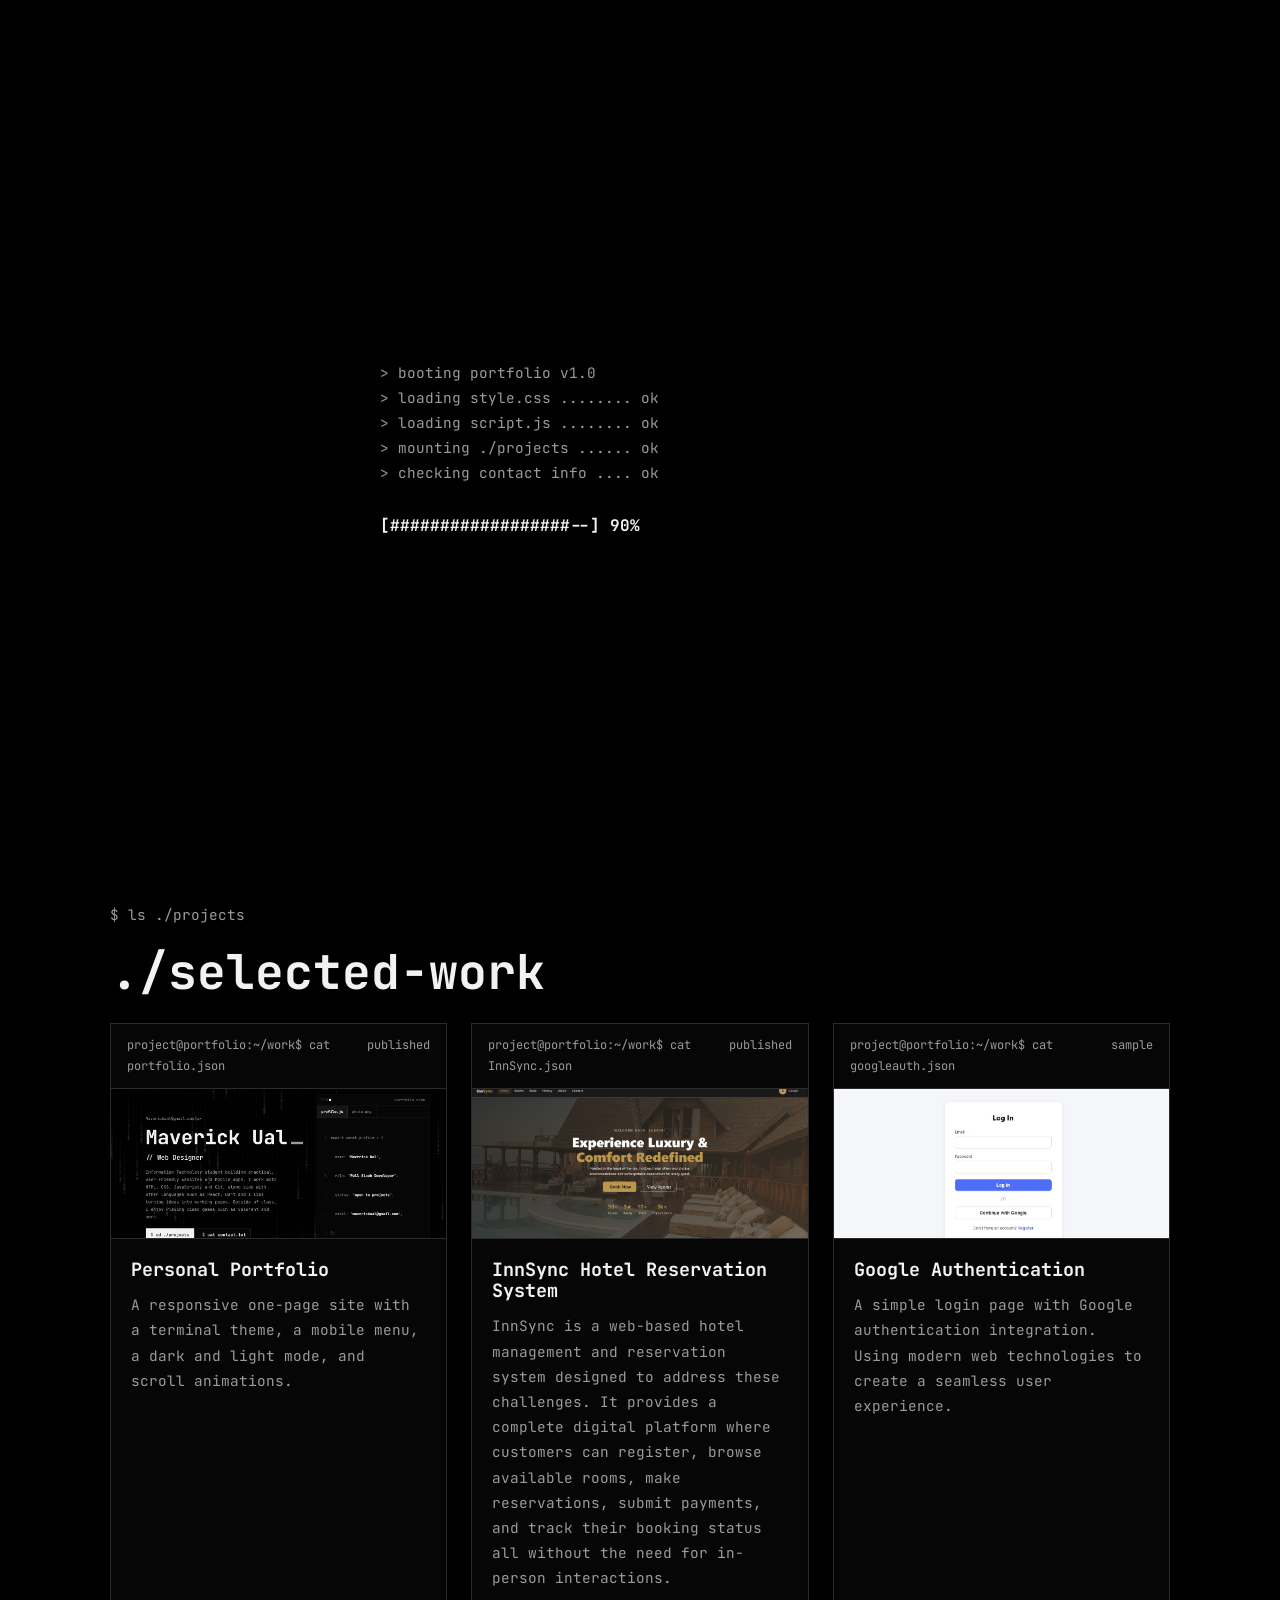
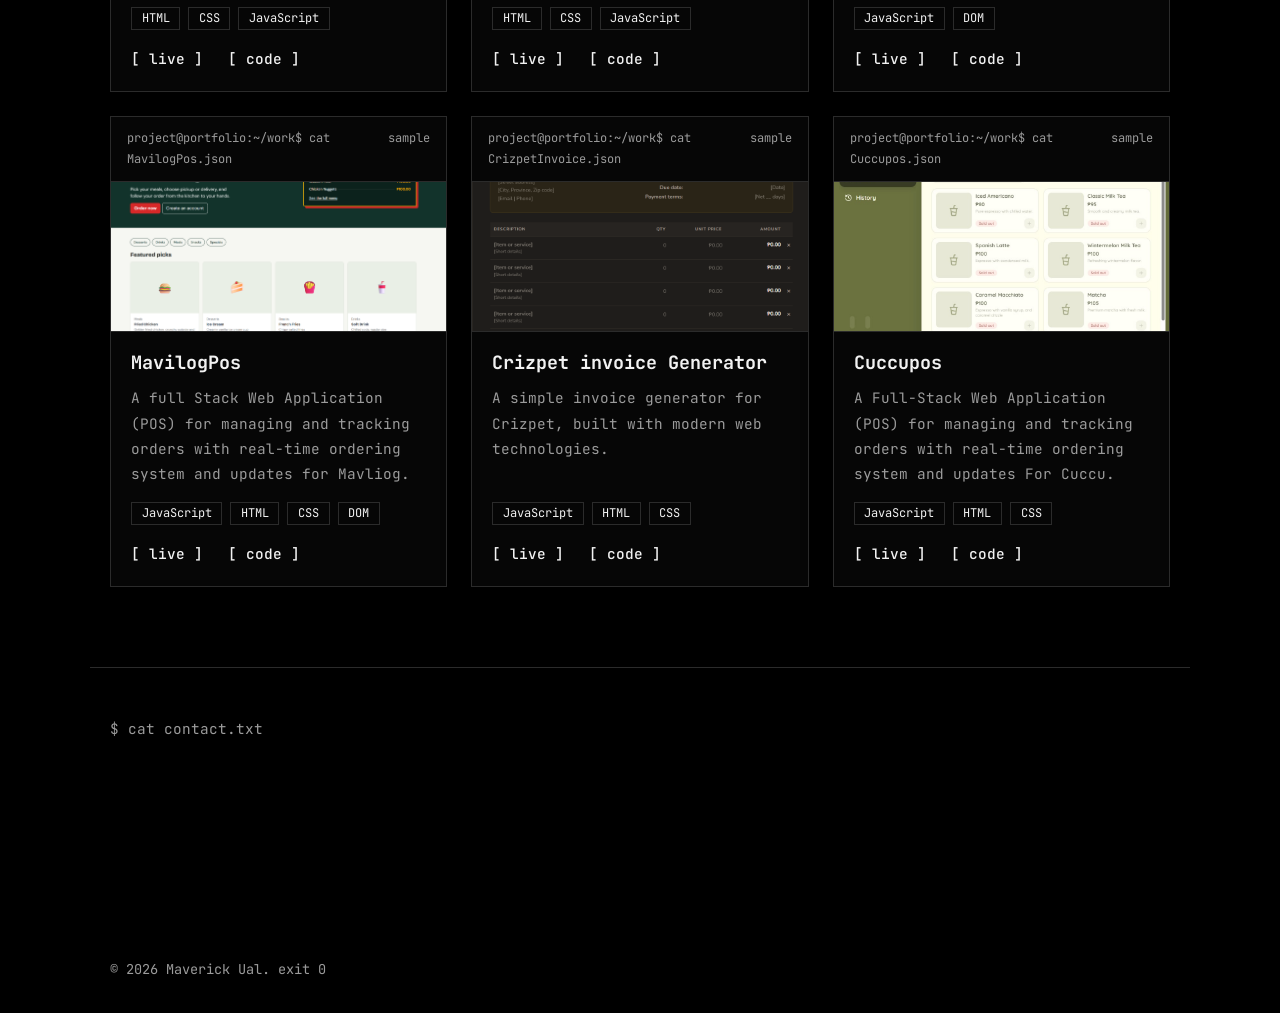
<file: index.html>
<!DOCTYPE html>
<html lang="en" data-theme="dark">
<head>
  <meta charset="UTF-8">
  
  <meta name="viewport" content="width=device-width, initial-scale=1">
  <meta name="description" content="Terminal-style personal portfolio of Maverick Ual, a student developer.">
  <title>Maverick Ual | Portfolio</title>
  
  <link rel="preconnect" href="https://fonts.googleapis.com">
  <link rel="preconnect" href="https://fonts.gstatic.com" crossorigin>
  <link href="https://fonts.googleapis.com/css2?family=JetBrains+Mono:wght@400;500;700&display=swap" rel="stylesheet">
  <link rel="stylesheet" href="style.css">
</head>
<body class="loading">


  <div id="loader" class="loader" role="status" aria-live="polite">
    <div class="boot">
      <pre id="boot-log" class="boot-log"></pre>
      <p id="boot-bar" class="boot-bar">[--------------------] 0%</p>
    </div>
  </div>

  
  <canvas id="rain" class="rain" aria-hidden="true"></canvas>

  <header class="site-header">
    <nav class="nav" aria-label="Main navigation">
      <a href="#home" class="brand">Maverick Ual<span class="cursor" aria-hidden="true"></span></a>

      
      <button id="menu-toggle" class="menu-toggle" aria-label="Toggle navigation menu" aria-expanded="false" aria-controls="nav-links">
        <span></span><span></span><span></span>
      </button>

      <ul id="nav-links" class="nav-links">
        <li><a href="#home">./home</a></li>
        <li><a href="#projects">./projects</a></li>
        <li><a href="#contact">./contact</a></li>
        <li><button id="theme-toggle" class="theme-toggle" type="button">theme: dark</button></li>
      </ul>
    </nav>
  </header>

  <main>
   
    <section id="home" class="hero">
      <div class="hero-text">
        <p class="prompt">Maverickual@gmail.com</p>
        <h1>Maverick Ual<span class="cursor cursor-big" aria-hidden="true"></span></h1>
    
        <p class="role">// <span id="typed">Full Stack Developer</span></p>
        <p class="bio">Information Technology student building practical, user-friendly websites and Mobile apps. I work with HTML, CSS, JavaScript, and Git, along side with other languages such as React, Dart and I like turning ideas into working pages. Outside of class, I enjoy Playing video games Such as Valorant and more.</p>
        <div class="actions">
          <a href="#projects" class="btn btn-solid"><span class="dim">$</span> cd ./projects</a>
          <a href="#contact" class="btn"><span class="dim">$</span> cat contact.txt</a>
        </div>
      </div>


      
      <aside class="editor" aria-label="Profile panel">
        <div class="editor-top">
          <span class="dots" aria-hidden="true"><i></i><i></i><i></i></span>
          <span class="editor-title">portfolio-code</span>
        </div>
        <div class="tabs" role="tablist">
          <button class="tab active" role="tab" id="tab-code" aria-selected="true" aria-controls="pane-code" type="button">profile.js</button>
          <button class="tab" role="tab" id="tab-photo" aria-selected="false" aria-controls="pane-photo" type="button">photo.png</button>
        </div>

        <div id="pane-code" class="pane" role="tabpanel" aria-labelledby="tab-code">
          <ol class="code">
            <li>export const profile = {</li>
            <li>&nbsp;&nbsp;name: "<b>Maverick Ual</b>",</li>
            <li>&nbsp;&nbsp;role: "<b>Full Stack Developer</b>",</li>
            <li>&nbsp;&nbsp;status: "<b>open to projects</b>",</li>
            <li>&nbsp;&nbsp;email: "<b>maverickual@gmail.com</b>",</li>
            <li>};</li>
          </ol>
        </div>

        <div id="pane-photo" class="pane" role="tabpanel" aria-labelledby="tab-photo" hidden>
          <img src="images/profile.jpg" alt="Portrait placeholder of Your Name" class="photo" width="320" height="320">
        </div>

        <div class="editor-status"><span>main</span><span>UTF-8 · JAVASCRIPT</span></div>
      </aside>
    </section>

   
    <section id="projects" class="projects">
      <p class="prompt reveal">$ ls ./projects</p>
      <h2 class="reveal">./selected-work</h2>
      <div class="card-grid">

        <article class="card reveal">
          <div class="card-bar"><span>project@portfolio:~/work$ cat portfolio.json</span><span>published</span></div>
          <div class="card-shot" aria-hidden="true"> <img src="images/Pesonal Porfolio.png" alt="Portrait placeholder of Personal portfolio" class="photo" width="320" height="320"></div>
          <div class="card-body">
            <h3>Personal Portfolio</h3>
            <p>A responsive one-page site with a terminal theme, a mobile menu, a dark and light mode, and scroll animations.</p>
            <ul class="tags"><li>HTML</li><li>CSS</li><li>JavaScript</li></ul>
            <p class="links"><a href="#home">[ live ]</a> <a href="https://github.com/MaverickUal" target="_blank" rel="noopener">[ code ]</a></p>
          </div>
        </article>

        <article class="card reveal">
          <div class="card-bar"><span>project@portfolio:~/work$ cat InnSync.json</span><span>published</span></div>
          <div class="card-shot" aria-hidden="true"><img src="images/innsynclanding.png" alt="Portrait placeholder of InnSync Hotel Reservation System" class="photo" width="320" height="320"></div>
          <div class="card-body">
            <h3>InnSync Hotel Reservation System</h3>
            <p>InnSync is a web-based hotel management and reservation system designed to address these challenges. It
provides a complete digital platform where customers can register, browse available rooms, make
reservations, submit payments, and track their booking status all without the need for in-person interactions.
</p>
            <ul class="tags"><li>HTML</li><li>CSS</li><li>JavaScript</li></ul>
            <p class="links"><a href="#projects">[ live ]</a> <a href="https://github.com/MaverickUal" target="_blank" rel="noopener">[ code ]</a></p>
          </div>
        </article>

        <article class="card reveal">
          <div class="card-bar"><span>project@portfolio:~/work$ cat googleauth.json</span><span>sample</span></div>
          <div class="card-shot" aria-hidden="true"><img src="images/googleauth.jpg" alt="Portrait placeholder of Google Authentication" class="photo" width="320" height="320"></div>
          <div class="card-body">
            <h3>Google Authentication</h3>
            <p>A simple login page with Google authentication integration. Using modern web technologies to create a seamless user experience.</p>
            <ul class="tags"><li>JavaScript</li><li>DOM</li></ul>
            <p class="links"><a href="#projects">[ live ]</a> <a href="https://github.com/MaverickUal" target="_blank" rel="noopener">[ code ]</a></p>
          </div>
        </article>


 <article class="card reveal">
          <div class="card-bar"><span>project@portfolio:~/work$ cat MavilogPos.json</span><span>sample</span></div>
          <div class="card-shot" aria-hidden="true"><img src="images/mavilogpos.png" alt="Portrait placeholder of MavilogPos" class="photo" width="320" height="320"></div>
          <div class="card-body">
            <h3>MavilogPos</h3>
            <p>A full Stack Web Application (POS) for managing and tracking orders with real-time ordering system and updates for Mavliog.</p>
            <ul class="tags"><li>JavaScript</li><li>HTML</li><li>CSS</li><li>DOM</li></ul>
            <p class="links"><a href="#projects">[ live ]</a> <a href="https://github.com/MaverickUal" target="_blank" rel="noopener">[ code ]</a></p>
          </div>
        </article>



         <article class="card reveal">
          <div class="card-bar"><span>project@portfolio:~/work$ cat CrizpetInvoice.json</span><span>sample</span></div>
          <div class="card-shot" aria-hidden="true"><img src="images/crizpets.png" alt="Portrait placeholder of Crizpet Invoice Generator" class="photo" width="320" height="320"></div>
          <div class="card-body">
            <h3>Crizpet invoice Generator</h3>
            <p>A simple invoice generator for Crizpet, built with modern web technologies.</p>
            <ul class="tags"><li>JavaScript</li><li>HTML</li><li>CSS</li></ul>
            <p class="links"><a href="#projects">[ live ]</a> <a href="https://github.com/MaverickUal" target="_blank" rel="noopener">[ code ]</a></p>
          </div>
        </article>


        
         <article class="card reveal">
          <div class="card-bar"><span>project@portfolio:~/work$ cat Cuccupos.json</span><span>sample</span></div>
          <div class="card-shot" aria-hidden="true"><img src="images/cuccpos.jpg" alt="Portrait placeholder of Cuccupos" class="photo" width="320" height="320"></div>
          <div class="card-body">
            <h3>Cuccupos</h3>
            <p>A Full-Stack Web Application (POS) for managing and tracking orders with real-time ordering system and updates For Cuccu.</p>
            <ul class="tags"><li>JavaScript</li><li>HTML</li><li>CSS</li></ul>
            <p class="links"><a href="#projects">[ live ]</a> <a href="https://github.com/MaverickUal" target="_blank" rel="noopener">[ code ]</a></p>
          </div>
        </article>

      </div>
    </section>
  </main>
      </div>
    </section>
  </main>


      </div>
    </section>
  </main>

         

 
  <footer id="contact" class="site-footer">
    <p class="prompt reveal">$ cat contact.txt</p>
    <h2 class="reveal">./contact</h2>
    <ul class="contact-list reveal">
      <li><span class="dim">email:</span> <a href="mailto:MaverickUal@gmail.com">MaverickUal@gmail.com</a></li>
      <li><span class="dim">github:</span> <a href="https://github.com/MaverickUal" target="_blank" rel="noopener">https://github.com/MaverickUal</a></li>
      <li><span class="dim">facebook:</span> <a href="https://www.facebook.com/mav.ual.2024" target="_blank" rel="noopener">https://www.facebook.com/mav.ual.2024</a></li>
    </ul>
    <p class="copyright">&copy; 2026 Maverick Ual. exit 0</p>
  </footer>

  <script src="script.js"></script>
</body>
</html>
</file>
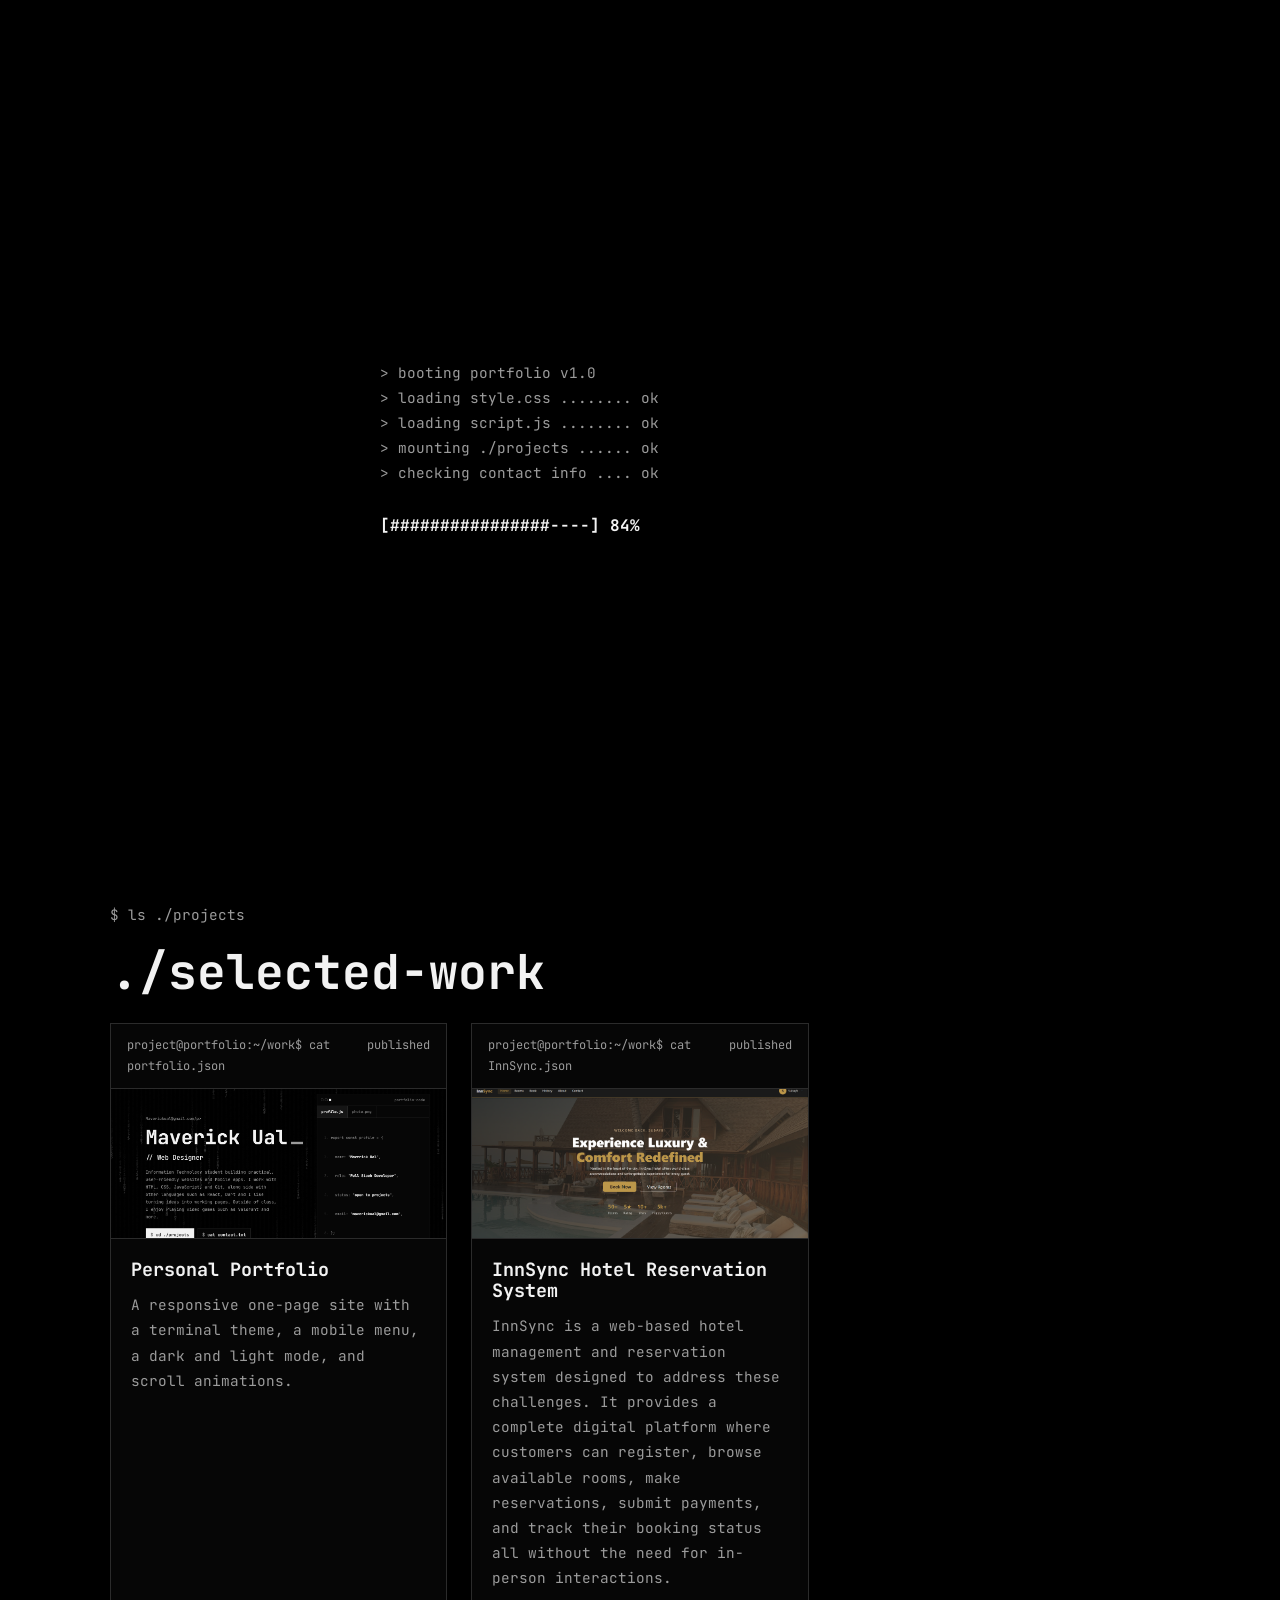
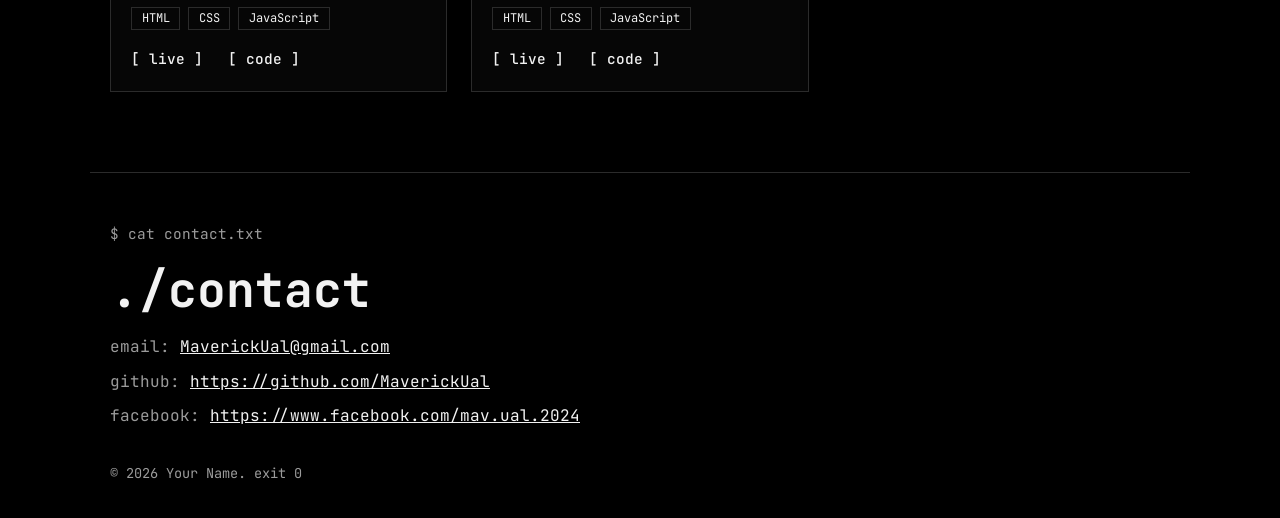
<file: portfolio/index.html>
<!DOCTYPE html>
<html lang="en" data-theme="dark">
<head>
  <meta charset="UTF-8">
  <!-- Viewport tag makes the page scale correctly on phones -->
  <meta name="viewport" content="width=device-width, initial-scale=1">
  <meta name="description" content="Terminal-style personal portfolio of Your Name, a student developer.">
  <title>Your Name | Portfolio</title>
  <!-- Monospace font (fallbacks are set in style.css) -->
  <link rel="preconnect" href="https://fonts.googleapis.com">
  <link rel="preconnect" href="https://fonts.gstatic.com" crossorigin>
  <link href="https://fonts.googleapis.com/css2?family=JetBrains+Mono:wght@400;500;700&display=swap" rel="stylesheet">
  <link rel="stylesheet" href="style.css">
</head>
<body class="loading">

  <!-- Loading screen: terminal boot sequence (see script.js) -->
  <div id="loader" class="loader" role="status" aria-live="polite">
    <div class="boot">
      <pre id="boot-log" class="boot-log"></pre>
      <p id="boot-bar" class="boot-bar">[--------------------] 0%</p>
    </div>
  </div>

  <!-- Animated purple lines background (decorative) -->
  <canvas id="rain" class="rain" aria-hidden="true"></canvas>

  <!-- 1. Header / Navigation -->
  <header class="site-header">
    <nav class="nav" aria-label="Main navigation">
      <a href="#home" class="brand">Maverick Ual<span class="cursor" aria-hidden="true"></span></a>

      <!-- Hamburger button: visible on mobile only -->
      <button id="menu-toggle" class="menu-toggle" aria-label="Toggle navigation menu" aria-expanded="false" aria-controls="nav-links">
        <span></span><span></span><span></span>
      </button>

      <ul id="nav-links" class="nav-links">
        <li><a href="#home">./home</a></li>
        <li><a href="#projects">./projects</a></li>
        <li><a href="#contact">./contact</a></li>
        <li><button id="theme-toggle" class="theme-toggle" type="button">theme: dark</button></li>
      </ul>
    </nav>
  </header>

  <main>
   
    <section id="home" class="hero">
      <div class="hero-text">
        <p class="prompt">Maverickual@gmail.com</p>
        <h1>Maverick Ual<span class="cursor cursor-big" aria-hidden="true"></span></h1>
    
        <p class="role">// <span id="typed">Full Stack Developer</span></p>
        <p class="bio">Information Technology student building practical, user-friendly websites and Mobile apps. I work with HTML, CSS, JavaScript, and Git, along side with other languages such as React, Dart and I like turning ideas into working pages. Outside of class, I enjoy Playing video games Such as Valorant and more.</p>
        <div class="actions">
          <a href="#projects" class="btn btn-solid"><span class="dim">$</span> cd ./projects</a>
          <a href="#contact" class="btn"><span class="dim">$</span> cat contact.txt</a>
        </div>
      </div>


      <!-- Code-editor panel with tabs: profile code and photo -->
      <aside class="editor" aria-label="Profile panel">
        <div class="editor-top">
          <span class="dots" aria-hidden="true"><i></i><i></i><i></i></span>
          <span class="editor-title">portfolio-code</span>
        </div>
        <div class="tabs" role="tablist">
          <button class="tab active" role="tab" id="tab-code" aria-selected="true" aria-controls="pane-code" type="button">profile.js</button>
          <button class="tab" role="tab" id="tab-photo" aria-selected="false" aria-controls="pane-photo" type="button">photo.png</button>
        </div>

        <div id="pane-code" class="pane" role="tabpanel" aria-labelledby="tab-code">
          <ol class="code">
            <li>export const profile = {</li>
            <li>&nbsp;&nbsp;name: "<b>Maverick Ual</b>",</li>
            <li>&nbsp;&nbsp;role: "<b>Full Stack Developer</b>",</li>
            <li>&nbsp;&nbsp;status: "<b>open to projects</b>",</li>
            <li>&nbsp;&nbsp;email: "<b>maverickual@gmail.com</b>",</li>
            <li>};</li>
          </ol>
        </div>

        <div id="pane-photo" class="pane" role="tabpanel" aria-labelledby="tab-photo" hidden>
          <img src="images/profile.jpg" alt="Portrait placeholder of Your Name" class="photo" width="320" height="320">
        </div>

        <div class="editor-status"><span>main</span><span>UTF-8 · JAVASCRIPT</span></div>
      </aside>
    </section>

    <!-- 3. Projects -->
    <section id="projects" class="projects">
      <p class="prompt reveal">$ ls ./projects</p>
      <h2 class="reveal">./selected-work</h2>
      <div class="card-grid">

        <article class="card reveal">
          <div class="card-bar"><span>project@portfolio:~/work$ cat portfolio.json</span><span>published</span></div>
          <div class="card-shot" aria-hidden="true"> <img src="images/Pesonal Porfolio.png" alt="Portrait placeholder of Your Name" class="photo" width="320" height="320"></div>
          <div class="card-body">
            <h3>Personal Portfolio</h3>
            <p>A responsive one-page site with a terminal theme, a mobile menu, a dark and light mode, and scroll animations.</p>
            <ul class="tags"><li>HTML</li><li>CSS</li><li>JavaScript</li></ul>
            <p class="links"><a href="#home">[ live ]</a> <a href="https://github.com/MaverickUal" target="_blank" rel="noopener">[ code ]</a></p>
          </div>
        </article>

        <article class="card reveal">
          <div class="card-bar"><span>project@portfolio:~/work$ cat InnSync.json</span><span>published</span></div>
          <div class="card-shot" aria-hidden="true"><img src="images/innsynclanding.png" alt="Portrait placeholder of Your Name" class="photo" width="320" height="320"></div>
          <div class="card-body">
            <h3>InnSync Hotel Reservation System</h3>
            <p>InnSync is a web-based hotel management and reservation system designed to address these challenges. It
provides a complete digital platform where customers can register, browse available rooms, make
reservations, submit payments, and track their booking status all without the need for in-person interactions.
</p>
            <ul class="tags"><li>HTML</li><li>CSS</li><li>JavaScript</li></ul>
            <p class="links"><a href="#projects">[ live ]</a> <a href="https://github.com/MaverickUal" target="_blank" rel="noopener">[ code ]</a></p>
          </div>
        </article>

        <article class="card reveal">
          <div class="card-bar"><span>project@portfolio:~/work$ cat task-tracker.json</span><span>sample</span></div>
          <div class="card-shot" aria-hidden="true"><img src="images/googleauth.jpg" alt="Portrait placeholder of Your Name" class="photo" width="320" height="320"></div>
          <div class="card-body">
            <h3>Task Tracker</h3>
            <p>A simple login page with Google authentication integration. Using modern web technologies to create a seamless user experience.</p>
            <ul class="tags"><li>JavaScript</li><li>DOM</li></ul>
            <p class="links"><a href="#projects">[ live ]</a> <a href="https://github.com/MaverickUal" target="_blank" rel="noopener">[ code ]</a></p>
          </div>
        </article>

      </div>
    </section>
  </main>

  <!-- 4. Footer / Contact -->
  <footer id="contact" class="site-footer">
    <p class="prompt reveal">$ cat contact.txt</p>
    <h2 class="reveal">./contact</h2>
    <ul class="contact-list reveal">
      <li><span class="dim">email:</span> <a href="mailto:MaverickUal@gmail.com">MaverickUal@gmail.com</a></li>
      <li><span class="dim">github:</span> <a href="https://github.com/MaverickUal" target="_blank" rel="noopener">https://github.com/MaverickUal</a></li>
      <li><span class="dim">facebook:</span> <a href="https://www.facebook.com/mav.ual.2024" target="_blank" rel="noopener">https://www.facebook.com/mav.ual.2024</a></li>
    </ul>
    <p class="copyright">&copy; 2026 Your Name. exit 0</p>
  </footer>

  <script src="script.js"></script>
</body>
</html>
</file>
<file: style.css>
:root {
  --bg: #000000;
  --bg-rgb: 0, 0, 0;
  --panel: #060606;
  --text: #f2f2f2;
  --muted: #9b9b9b;
  --border: #2b2b2b;
  --solid-bg: #f2f2f2;       
  --solid-text: #000000;
  --rain-rgb: 168, 85, 247;  
}


:root[data-theme="light"] {
  --bg: #f6f6f3;
  --bg-rgb: 246, 246, 243;
  --panel: #ffffff;
  --text: #0a0a0a;
  --muted: #555555;
  --border: #cfcfc8;
  --solid-bg: #0a0a0a;
  --solid-text: #f6f6f3;
  --rain-rgb: 124, 58, 237;
}


* { box-sizing: border-box; }
html { scroll-padding-top: 4.5rem; }

body {
  margin: 0;
  background: var(--bg);
  color: var(--text);
  font-family: "JetBrains Mono", Consolas, "Courier New", monospace;
  line-height: 1.75;
  overflow-x: hidden;
  transition: background 0.3s, color 0.3s;
}
body.loading { overflow: hidden; } 

h1, h2, h3 { margin: 0 0 0.75rem; line-height: 1.15; }
a { color: var(--text); }
a:focus-visible, button:focus-visible { outline: 2px solid var(--text); outline-offset: 3px; }
.dim { color: var(--muted); }


.rain {
  position: fixed;
  inset: 0;
  width: 100%;
  height: 100%;
  z-index: -1;
  opacity: 0.8;
}


.cursor {
  display: inline-block;
  width: 0.55em;
  height: 1em;
  margin-left: 0.2em;
  vertical-align: text-bottom;
  background: var(--muted);
  animation: blink 1s steps(1) infinite;
}
.cursor-big { width: 0.6em; height: 0.12em; vertical-align: baseline; }

.prompt { color: var(--muted); font-size: 0.9rem; margin: 0 0 1rem; }


.site-header {
  position: sticky;
  top: 0;
  z-index: 10;
  background: rgba(var(--bg-rgb), 0.82);
  backdrop-filter: blur(8px);
  -webkit-backdrop-filter: blur(8px);
  border-bottom: 1px solid var(--border);
}
.nav {
  max-width: 1100px;
  margin: 0 auto;
  padding: 0.8rem 1.25rem;
  display: flex;
  align-items: center;
  justify-content: space-between;
}
.brand { font-weight: 700; text-decoration: none; }
.nav-links { list-style: none; margin: 0; padding: 0; display: flex; align-items: center; gap: 1.75rem; }
.nav-links a { color: var(--muted); text-decoration: none; transition: color 0.2s; }
.nav-links a:hover { color: var(--text); }

.nav-links a::before { content: "> "; opacity: 0; transition: opacity 0.2s; }
.nav-links a:hover::before { opacity: 1; }

.theme-toggle {
  background: transparent;
  color: var(--text);
  border: 1px solid var(--border);
  padding: 0.3rem 0.8rem;
  font: inherit;
  font-size: 0.85rem;
  cursor: pointer;
  transition: background 0.2s, color 0.2s;
}
.theme-toggle:hover { background: var(--solid-bg); color: var(--solid-text); }


.menu-toggle { display: none; background: none; border: none; padding: 0.4rem; cursor: pointer; }
.menu-toggle span { display: block; width: 24px; height: 2px; margin: 6px 0; background: var(--text); transition: transform 0.3s, opacity 0.3s; }
.menu-toggle[aria-expanded="true"] span:nth-child(1) { transform: translateY(8px) rotate(45deg); }
.menu-toggle[aria-expanded="true"] span:nth-child(2) { opacity: 0; }
.menu-toggle[aria-expanded="true"] span:nth-child(3) { transform: translateY(-8px) rotate(-45deg); }


.hero {
  max-width: 1100px;
  margin: 0 auto;
  padding: 5rem 1.25rem;
  display: flex;
  align-items: center;
  gap: 3rem;
}
.hero-text { flex: 1 1 0; min-width: 0; }
.hero h1 { font-size: clamp(2.4rem, 7vw, 4.6rem); overflow-wrap: anywhere; }
.role { font-size: clamp(1.1rem, 2.4vw, 1.5rem); margin: 0 0 1.25rem; }
#typed { border-right: 0; }
.bio { color: var(--muted); max-width: 52ch; margin: 0 0 1.75rem; }

.actions { display: flex; flex-wrap: wrap; gap: 0.75rem; }
.btn {
  display: inline-block;
  padding: 0.65rem 1.1rem;
  border: 1px solid var(--border);
  background: var(--panel);
  text-decoration: none;
  font-weight: 500;
  transition: transform 0.2s, background 0.2s, color 0.2s, border-color 0.2s;
}
.btn:hover { transform: translateY(-3px); border-color: var(--text); }
.btn-solid { background: var(--solid-bg); color: var(--solid-text); border-color: var(--solid-bg); }
.btn-solid .dim { color: inherit; opacity: 0.6; }


.editor {
  flex: 0 1 420px;
  min-width: 0;
  background: var(--panel);
  border: 1px solid var(--border);
  font-size: 0.85rem;
}
.editor-top { display: flex; justify-content: space-between; align-items: center; padding: 0.6rem 0.9rem; border-bottom: 1px solid var(--border); color: var(--muted); }
.dots { display: flex; gap: 6px; }
.dots i { width: 9px; height: 9px; border: 1px solid var(--muted); }
.dots i:last-child { background: var(--text); }
.tabs { display: flex; border-bottom: 1px solid var(--border); }
.tab {
  background: none;
  color: var(--muted);
  border: none;
  border-right: 1px solid var(--border);
  padding: 0.6rem 1rem;
  font: inherit;
  cursor: pointer;
  transition: color 0.2s, background 0.2s;
}
.tab:hover { color: var(--text); }
.tab.active { color: var(--text); background: rgba(var(--rain-rgb), 0.06); font-weight: 700; }
.pane { padding: 1rem; min-height: 230px; animation: fade 0.35s ease; }
.pane[hidden] { display: none; }
.code { margin: 0; padding: 0 0 0 2.2rem; overflow-x: auto; white-space: pre; color: var(--muted); }
.code li::marker { color: var(--border); }
.code b { color: var(--text); }

.photo { display: block; width: 100%; max-width: 230px; height: auto; margin: 0 auto; border: 1px solid var(--border); }
.editor-status { display: flex; justify-content: space-between; padding: 0.4rem 0.9rem; border-top: 1px solid var(--border); color: var(--muted); font-size: 0.75rem; }


.projects { max-width: 1100px; margin: 0 auto; padding: 3rem 1.25rem 5rem; }
.projects h2, .site-footer h2 { font-size: clamp(1.8rem, 5vw, 3rem); }

.card-grid { display: grid; grid-template-columns: repeat(auto-fit, minmax(280px, 1fr)); gap: 1.5rem; margin-top: 1.5rem; }
.card {
  background: var(--panel);
  border: 1px solid var(--border);
  display: flex;
  flex-direction: column;
}
.card-bar { display: flex; justify-content: space-between; gap: 1rem; padding: 0.7rem 1rem; border-bottom: 1px solid var(--border); font-size: 0.75rem; color: var(--muted); }
.card-shot {
  display: flex;
  align-items: center;
  justify-content: center;
  height: 150px;
  color: var(--muted);
  font-size: 0.85rem;
  border-bottom: 1px solid var(--border);
  background-image: linear-gradient(var(--border) 1px, transparent 1px), linear-gradient(90deg, var(--border) 1px, transparent 1px);
  background-size: 24px 24px;
}

.card-shot { overflow: hidden; }
.card-shot .photo { width: 100%; height: 100%; max-width: none; margin: 0; border: 0; object-fit: cover; }
.card-body { padding: 1.25rem; flex: 1; display: flex; flex-direction: column; }
.card h3 { font-size: 1.15rem; }
.card-body p { color: var(--muted); margin: 0 0 1rem; font-size: 0.9rem; }

.tags { list-style: none; margin: auto 0 1rem; padding: 0; display: flex; flex-wrap: wrap; gap: 0.5rem; }
.tags li { border: 1px solid var(--border); padding: 0 0.6rem; font-size: 0.75rem; transition: background 0.2s, color 0.2s; }
.card:hover .tags li { border-color: var(--muted); }
.card .links { margin: 0; }
.links a { text-decoration: none; margin-right: 1rem; font-weight: 500; }
.links a:hover { text-decoration: underline; }


.card { transition: transform 0.25s, border-color 0.25s, opacity 0.7s; }
.card:hover { transform: translateY(-6px); border-color: var(--text); }


.site-footer { max-width: 1100px; margin: 0 auto; padding: 3rem 1.25rem 2rem; border-top: 1px solid var(--border); }
.contact-list { list-style: none; padding: 0; margin: 1rem 0 2rem; }
.contact-list li { margin-bottom: 0.4rem; overflow-wrap: anywhere; }
.copyright { color: var(--muted); font-size: 0.85rem; margin: 0; }


.reveal { opacity: 0; transform: translateY(24px); transition: opacity 0.7s ease, transform 0.7s ease, border-color 0.25s; }
.reveal.visible { opacity: 1; transform: none; }
.card.reveal.visible:hover { transform: translateY(-6px); }


.loader {
  position: fixed;
  inset: 0;
  z-index: 100;
  display: flex;
  align-items: center;
  justify-content: center;
  background: var(--bg);
  transition: opacity 0.6s ease, visibility 0.6s;
}
.loader.done { opacity: 0; visibility: hidden; } 
.boot { width: min(520px, 90vw); }
.boot-log { margin: 0 0 1rem; min-height: 9.5em; font: inherit; font-size: 0.9rem; color: var(--muted); white-space: pre-wrap; }
.boot-bar { margin: 0; font-weight: 700; }


@keyframes blink { 50% { opacity: 0; } }
@keyframes fade { from { opacity: 0; transform: translateY(6px); } to { opacity: 1; transform: none; } }


@media (max-width: 800px) {
  .menu-toggle { display: block; }

  
  .nav-links {
    display: none;
    position: absolute;
    top: 100%;
    left: 0;
    right: 0;
    flex-direction: column;
    align-items: flex-start;
    gap: 1rem;
    padding: 1.25rem;
    background: var(--bg);
    border-bottom: 1px solid var(--border);
  }
  .nav-links.open { display: flex; animation: fade 0.3s ease; }

  .hero { flex-direction: column; align-items: stretch; padding: 3rem 1.25rem; gap: 2.5rem; }
  .editor { flex: none; }
}


@media (prefers-reduced-motion: reduce) {
  *, *::before, *::after { animation: none !important; transition: none !important; }
  .reveal { opacity: 1; transform: none; }
}
</file>
<file: portfolio/style.css>
/* ---------- Color tokens: black terminal (dark) and paper terminal (light) ---------- */
:root {
  --bg: #000000;
  --bg-rgb: 0, 0, 0;
  --panel: #060606;
  --text: #f2f2f2;
  --muted: #9b9b9b;
  --border: #2b2b2b;
  --solid-bg: #f2f2f2;       /* filled button */
  --solid-text: #000000;
  --rain-rgb: 168, 85, 247;  /* animated background lines (purple) */
}

/* script.js switches data-theme on <html> */
:root[data-theme="light"] {
  --bg: #f6f6f3;
  --bg-rgb: 246, 246, 243;
  --panel: #ffffff;
  --text: #0a0a0a;
  --muted: #555555;
  --border: #cfcfc8;
  --solid-bg: #0a0a0a;
  --solid-text: #f6f6f3;
  --rain-rgb: 124, 58, 237;
}

/* ---------- Base ---------- */
* { box-sizing: border-box; }
html { scroll-padding-top: 4.5rem; }

body {
  margin: 0;
  background: var(--bg);
  color: var(--text);
  font-family: "JetBrains Mono", Consolas, "Courier New", monospace;
  line-height: 1.75;
  overflow-x: hidden;
  transition: background 0.3s, color 0.3s;
}
body.loading { overflow: hidden; } /* no scrolling during the boot screen */

h1, h2, h3 { margin: 0 0 0.75rem; line-height: 1.15; }
a { color: var(--text); }
a:focus-visible, button:focus-visible { outline: 2px solid var(--text); outline-offset: 3px; }
.dim { color: var(--muted); }

/* Animated purple lines canvas sits behind everything */
.rain {
  position: fixed;
  inset: 0;
  width: 100%;
  height: 100%;
  z-index: -1;
  opacity: 0.8;
}

/* Blinking block cursor */
.cursor {
  display: inline-block;
  width: 0.55em;
  height: 1em;
  margin-left: 0.2em;
  vertical-align: text-bottom;
  background: var(--muted);
  animation: blink 1s steps(1) infinite;
}
.cursor-big { width: 0.6em; height: 0.12em; vertical-align: baseline; }

.prompt { color: var(--muted); font-size: 0.9rem; margin: 0 0 1rem; }

/* ---------- Header / Navigation (Flexbox) ---------- */
.site-header {
  position: sticky;
  top: 0;
  z-index: 10;
  background: rgba(var(--bg-rgb), 0.82);
  backdrop-filter: blur(8px);
  -webkit-backdrop-filter: blur(8px);
  border-bottom: 1px solid var(--border);
}
.nav {
  max-width: 1100px;
  margin: 0 auto;
  padding: 0.8rem 1.25rem;
  display: flex;
  align-items: center;
  justify-content: space-between;
}
.brand { font-weight: 700; text-decoration: none; }
.nav-links { list-style: none; margin: 0; padding: 0; display: flex; align-items: center; gap: 1.75rem; }
.nav-links a { color: var(--muted); text-decoration: none; transition: color 0.2s; }
.nav-links a:hover { color: var(--text); }
/* "> " appears in front of a hovered link */
.nav-links a::before { content: "> "; opacity: 0; transition: opacity 0.2s; }
.nav-links a:hover::before { opacity: 1; }

.theme-toggle {
  background: transparent;
  color: var(--text);
  border: 1px solid var(--border);
  padding: 0.3rem 0.8rem;
  font: inherit;
  font-size: 0.85rem;
  cursor: pointer;
  transition: background 0.2s, color 0.2s;
}
.theme-toggle:hover { background: var(--solid-bg); color: var(--solid-text); }

/* Hamburger (mobile only) turns into an X when open */
.menu-toggle { display: none; background: none; border: none; padding: 0.4rem; cursor: pointer; }
.menu-toggle span { display: block; width: 24px; height: 2px; margin: 6px 0; background: var(--text); transition: transform 0.3s, opacity 0.3s; }
.menu-toggle[aria-expanded="true"] span:nth-child(1) { transform: translateY(8px) rotate(45deg); }
.menu-toggle[aria-expanded="true"] span:nth-child(2) { opacity: 0; }
.menu-toggle[aria-expanded="true"] span:nth-child(3) { transform: translateY(-8px) rotate(-45deg); }

/* ---------- Hero (Flexbox) ---------- */
.hero {
  max-width: 1100px;
  margin: 0 auto;
  padding: 5rem 1.25rem;
  display: flex;
  align-items: center;
  gap: 3rem;
}
.hero-text { flex: 1 1 0; min-width: 0; }
.hero h1 { font-size: clamp(2.4rem, 7vw, 4.6rem); overflow-wrap: anywhere; }
.role { font-size: clamp(1.1rem, 2.4vw, 1.5rem); margin: 0 0 1.25rem; }
#typed { border-right: 0; }
.bio { color: var(--muted); max-width: 52ch; margin: 0 0 1.75rem; }

.actions { display: flex; flex-wrap: wrap; gap: 0.75rem; }
.btn {
  display: inline-block;
  padding: 0.65rem 1.1rem;
  border: 1px solid var(--border);
  background: var(--panel);
  text-decoration: none;
  font-weight: 500;
  transition: transform 0.2s, background 0.2s, color 0.2s, border-color 0.2s;
}
.btn:hover { transform: translateY(-3px); border-color: var(--text); }
.btn-solid { background: var(--solid-bg); color: var(--solid-text); border-color: var(--solid-bg); }
.btn-solid .dim { color: inherit; opacity: 0.6; }

/* ---------- Code editor panel ---------- */
.editor {
  flex: 0 1 420px;
  min-width: 0;
  background: var(--panel);
  border: 1px solid var(--border);
  font-size: 0.85rem;
}
.editor-top { display: flex; justify-content: space-between; align-items: center; padding: 0.6rem 0.9rem; border-bottom: 1px solid var(--border); color: var(--muted); }
.dots { display: flex; gap: 6px; }
.dots i { width: 9px; height: 9px; border: 1px solid var(--muted); }
.dots i:last-child { background: var(--text); }
.tabs { display: flex; border-bottom: 1px solid var(--border); }
.tab {
  background: none;
  color: var(--muted);
  border: none;
  border-right: 1px solid var(--border);
  padding: 0.6rem 1rem;
  font: inherit;
  cursor: pointer;
  transition: color 0.2s, background 0.2s;
}
.tab:hover { color: var(--text); }
.tab.active { color: var(--text); background: rgba(var(--rain-rgb), 0.06); font-weight: 700; }
.pane { padding: 1rem; min-height: 230px; animation: fade 0.35s ease; }
.pane[hidden] { display: none; }
.code { margin: 0; padding: 0 0 0 2.2rem; overflow-x: auto; white-space: pre; color: var(--muted); }
.code li::marker { color: var(--border); }
.code b { color: var(--text); }
/* Photos are shown in their original colors */
.photo { display: block; width: 100%; max-width: 230px; height: auto; margin: 0 auto; border: 1px solid var(--border); }
.editor-status { display: flex; justify-content: space-between; padding: 0.4rem 0.9rem; border-top: 1px solid var(--border); color: var(--muted); font-size: 0.75rem; }

/* ---------- Projects (Grid) ---------- */
.projects { max-width: 1100px; margin: 0 auto; padding: 3rem 1.25rem 5rem; }
.projects h2, .site-footer h2 { font-size: clamp(1.8rem, 5vw, 3rem); }

.card-grid { display: grid; grid-template-columns: repeat(auto-fit, minmax(280px, 1fr)); gap: 1.5rem; margin-top: 1.5rem; }
.card {
  background: var(--panel);
  border: 1px solid var(--border);
  display: flex;
  flex-direction: column;
}
.card-bar { display: flex; justify-content: space-between; gap: 1rem; padding: 0.7rem 1rem; border-bottom: 1px solid var(--border); font-size: 0.75rem; color: var(--muted); }
.card-shot {
  display: flex;
  align-items: center;
  justify-content: center;
  height: 150px;
  color: var(--muted);
  font-size: 0.85rem;
  border-bottom: 1px solid var(--border);
  background-image: linear-gradient(var(--border) 1px, transparent 1px), linear-gradient(90deg, var(--border) 1px, transparent 1px);
  background-size: 24px 24px;
}
/* Project screenshots fill the whole card image area */
.card-shot { overflow: hidden; }
.card-shot .photo { width: 100%; height: 100%; max-width: none; margin: 0; border: 0; object-fit: cover; }
.card-body { padding: 1.25rem; flex: 1; display: flex; flex-direction: column; }
.card h3 { font-size: 1.15rem; }
.card-body p { color: var(--muted); margin: 0 0 1rem; font-size: 0.9rem; }

.tags { list-style: none; margin: auto 0 1rem; padding: 0; display: flex; flex-wrap: wrap; gap: 0.5rem; }
.tags li { border: 1px solid var(--border); padding: 0 0.6rem; font-size: 0.75rem; transition: background 0.2s, color 0.2s; }
.card:hover .tags li { border-color: var(--muted); }
.card .links { margin: 0; }
.links a { text-decoration: none; margin-right: 1rem; font-weight: 500; }
.links a:hover { text-decoration: underline; }

/* Card lifts when hovered */
.card { transition: transform 0.25s, border-color 0.25s, opacity 0.7s; }
.card:hover { transform: translateY(-6px); border-color: var(--text); }

/* ---------- Footer / Contact ---------- */
.site-footer { max-width: 1100px; margin: 0 auto; padding: 3rem 1.25rem 2rem; border-top: 1px solid var(--border); }
.contact-list { list-style: none; padding: 0; margin: 1rem 0 2rem; }
.contact-list li { margin-bottom: 0.4rem; overflow-wrap: anywhere; }
.copyright { color: var(--muted); font-size: 0.85rem; margin: 0; }

/* ---------- Scroll reveal (script.js adds .visible) ---------- */
.reveal { opacity: 0; transform: translateY(24px); transition: opacity 0.7s ease, transform 0.7s ease, border-color 0.25s; }
.reveal.visible { opacity: 1; transform: none; }
.card.reveal.visible:hover { transform: translateY(-6px); }

/* ---------- Loading screen (terminal boot) ---------- */
.loader {
  position: fixed;
  inset: 0;
  z-index: 100;
  display: flex;
  align-items: center;
  justify-content: center;
  background: var(--bg);
  transition: opacity 0.6s ease, visibility 0.6s;
}
.loader.done { opacity: 0; visibility: hidden; } /* added by script.js */
.boot { width: min(520px, 90vw); }
.boot-log { margin: 0 0 1rem; min-height: 9.5em; font: inherit; font-size: 0.9rem; color: var(--muted); white-space: pre-wrap; }
.boot-bar { margin: 0; font-weight: 700; }

/* ---------- Keyframes ---------- */
@keyframes blink { 50% { opacity: 0; } }
@keyframes fade { from { opacity: 0; transform: translateY(6px); } to { opacity: 1; transform: none; } }

/* ---------- Mobile layout (max width 800px) ---------- */
@media (max-width: 800px) {
  .menu-toggle { display: block; }

  /* Nav links become a dropdown panel under the header */
  .nav-links {
    display: none;
    position: absolute;
    top: 100%;
    left: 0;
    right: 0;
    flex-direction: column;
    align-items: flex-start;
    gap: 1rem;
    padding: 1.25rem;
    background: var(--bg);
    border-bottom: 1px solid var(--border);
  }
  .nav-links.open { display: flex; animation: fade 0.3s ease; }

  .hero { flex-direction: column; align-items: stretch; padding: 3rem 1.25rem; gap: 2.5rem; }
  .editor { flex: none; }
}

/* Turn off animations for people who prefer reduced motion */
@media (prefers-reduced-motion: reduce) {
  *, *::before, *::after { animation: none !important; transition: none !important; }
  .reveal { opacity: 1; transform: none; }
}
</file>
